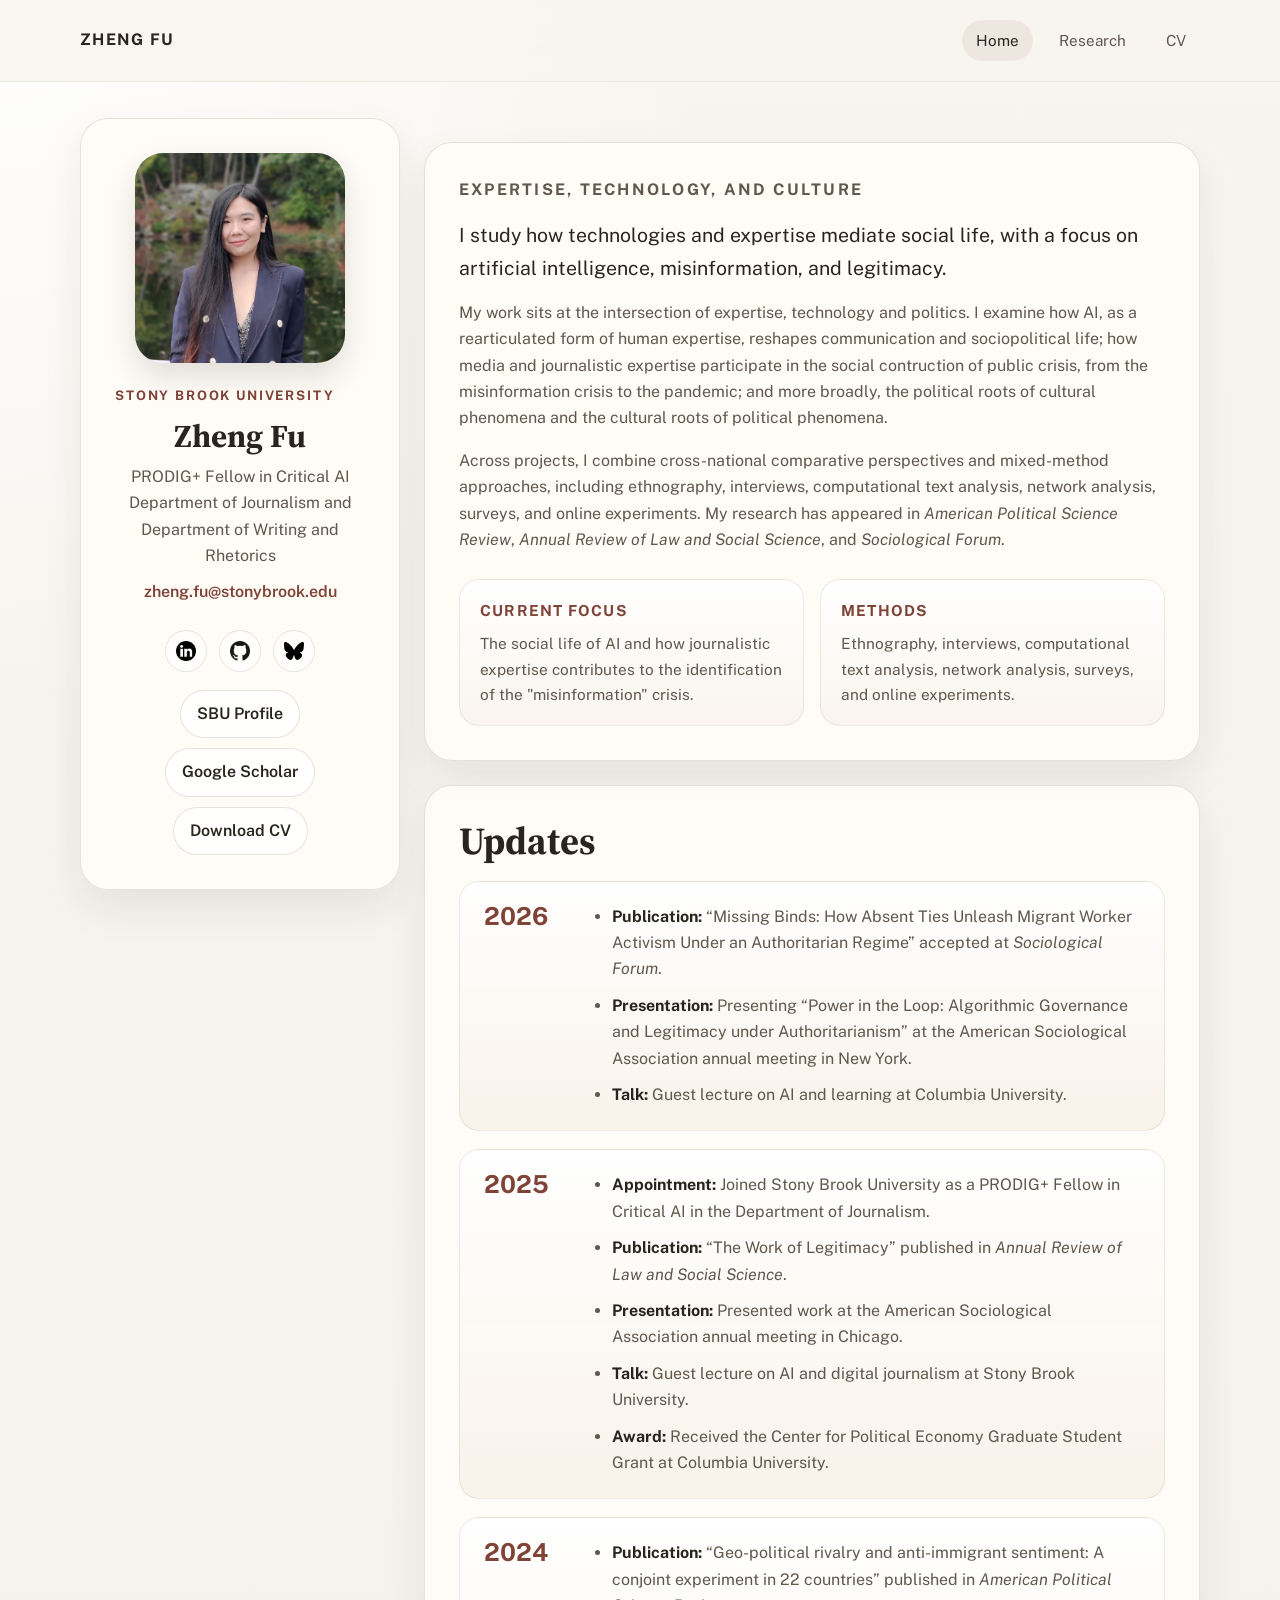
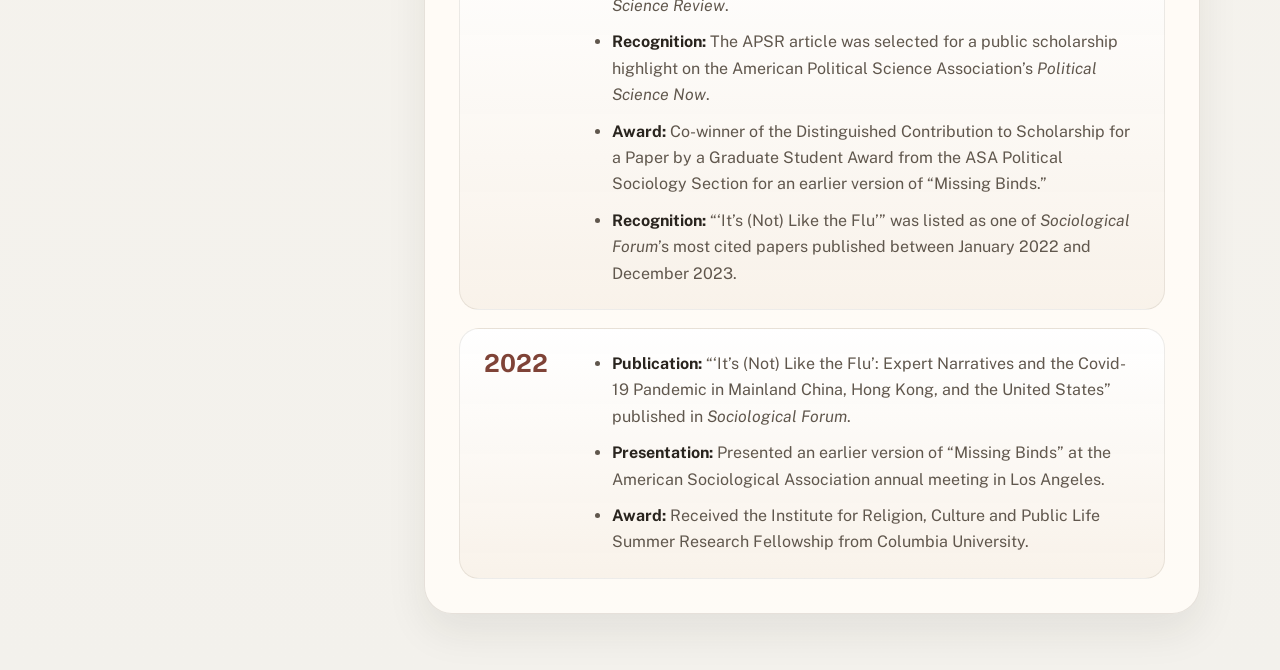
<file: index.html>
<!DOCTYPE html>
<html lang="en">
<head>
    <meta charset="UTF-8">
    <meta name="viewport" content="width=device-width, initial-scale=1.0">
    <title>Zheng Fu | Home</title>
    <link rel="stylesheet" href="styles.css">
</head>
<body>
    <header class="site-header">
        <div class="header-inner">
            <p class="site-name">Zheng Fu</p>
            <nav class="site-nav" aria-label="Primary">
                <a class="active" href="index.html">Home</a>
                <a href="research.html">Research</a>
                <a href="cv.html">CV</a>
            </nav>
        </div>
    </header>

    <main class="page">
        <section class="hero-grid">
            <aside class="profile-card surface">
                <img class="profile-photo" src="images/profile-picture.jpeg" alt="Portrait of Zheng Fu">
                <p class="eyebrow">Stony Brook University</p>
                <h2>Zheng Fu</h2>
                <p class="profile-role">PRODIG+ Fellow in Critical AI<br>Department of Journalism and Department of Writing and Rhetorics</p>
                <p class="profile-contact"><a href="mailto:zheng.fu@stonybrook.edu">zheng.fu@stonybrook.edu</a></p>

                <div class="social-icons" aria-label="Social links">
                    <a href="https://linkedin.com/in/zheng-fu-533bb480" target="_blank" rel="noreferrer" aria-label="LinkedIn">
                        <img src="icons/linkedin-icon.png" alt="LinkedIn">
                    </a>

                    <a href="https://github.com/fuzheng10" target="_blank" rel="noreferrer" aria-label="GitHub">
                        <img src="icons/github-icon.png" alt="GitHub">
                    </a>

                    <a href="https://bsky.app/profile/fuzheng.bsky.social" target="_blank" rel="noreferrer" aria-label="Bluesky">
                        <img src="icons/bluesky-icon.svg" alt="Bluesky">
                    </a>
                </div>

                <div class="link-pills">
                    <a class="link-pill" href="https://www.stonybrook.edu/commcms/journalism/about/ZhengFu" target="_blank" rel="noreferrer">SBU Profile</a>
                    <a class="link-pill" href="https://scholar.google.com/citations?user=XkeaHFQAAAAJ&amp;hl=en" target="_blank" rel="noreferrer">Google Scholar</a>
                    <a class="link-pill" href="documents/FuZhengCVwebsite.pdf" target="_blank" rel="noreferrer">Download CV</a>
                </div>
            </aside>

            <div class="content-stack">
                <section class="hero-copy surface">
                    <p class="eyebrow">Expertise, Technology, and Culture</p>
                    
                    <p class="lede">
                        I study how technologies and expertise mediate social life, with a focus on artificial intelligence, misinformation, and legitimacy.
                    </p>
                    <p>
                        My work sits at the intersection of expertise, technology and politics. I examine how AI, as a rearticulated form of human expertise, reshapes communication and sociopolitical life; how media and journalistic expertise participate in the social contruction of public crisis, from the misinformation crisis to the pandemic; and more broadly, the political roots of cultural phenomena and the cultural roots of political phenomena.
                    </p>
                    <p>
                        Across projects, I combine cross-national comparative perspectives and mixed-method approaches, including ethnography, interviews, computational text analysis, network analysis, surveys, and online experiments. My research has appeared in <em>American Political Science Review</em>, <em>Annual Review of Law and Social Science</em>, and <em>Sociological Forum</em>.
                    </p>

                    <div class="hero-highlights">
                        <article class="highlight-card">
                            <h3>Current Focus</h3>
                            <p>The social life of AI and how journalistic expertise contributes to the identification of the "misinformation" crisis.</p>
                        </article>
                        <article class="highlight-card">
                            <h3>Methods</h3>
                            <p>Ethnography, interviews, computational text analysis, network analysis, surveys, and online experiments.</p>
                        </article>
                    </div>
                </section>

                <section class="section-card surface">
                    <div class="section-heading">
                        <h2>Updates</h2>
                        
                    </div>

                    <div class="timeline">
                        <article class="timeline-year">
                            <h3>2026</h3>
                            <ul class="timeline-items">
                                <li><strong>Publication:</strong> “Missing Binds: How Absent Ties Unleash Migrant Worker Activism Under an Authoritarian Regime” accepted at <em>Sociological Forum</em>.</li>
                                <li><strong>Presentation:</strong> Presenting “Power in the Loop: Algorithmic Governance and Legitimacy under Authoritarianism” at the American Sociological Association annual meeting in New York.</li>
                                <li><strong>Talk:</strong> Guest lecture on AI and learning at Columbia University.</li>
                            </ul>
                        </article>

                        <article class="timeline-year">
                            <h3>2025</h3>
                            <ul class="timeline-items">
                                <li><strong>Appointment:</strong> Joined Stony Brook University as a PRODIG+ Fellow in Critical AI in the Department of Journalism.</li>
                                <li><strong>Publication:</strong> “The Work of Legitimacy” published in <em>Annual Review of Law and Social Science</em>.</li>
                                <li><strong>Presentation:</strong> Presented work at the American Sociological Association annual meeting in Chicago.</li>
                                <li><strong>Talk:</strong> Guest lecture on AI and digital journalism at Stony Brook University.</li>
                                <li><strong>Award:</strong> Received the Center for Political Economy Graduate Student Grant at Columbia University.</li>
                            </ul>
                        </article>

                        <article class="timeline-year">
                            <h3>2024</h3>
                            <ul class="timeline-items">
                                <li><strong>Publication:</strong> “Geo-political rivalry and anti-immigrant sentiment: A conjoint experiment in 22 countries” published in <em>American Political Science Review</em>.</li>
                                <li><strong>Recognition:</strong> The APSR article was selected for a public scholarship highlight on the American Political Science Association’s <em>Political Science Now</em>.</li>
                                <li><strong>Award:</strong> Co-winner of the Distinguished Contribution to Scholarship for a Paper by a Graduate Student Award from the ASA Political Sociology Section for an earlier version of “Missing Binds.”</li>
                                <li><strong>Recognition:</strong> “‘It’s (Not) Like the Flu’” was listed as one of <em>Sociological Forum</em>’s most cited papers published between January 2022 and December 2023.</li>
                            </ul>
                        </article>

                        <article class="timeline-year">
                            <h3>2022</h3>
                            <ul class="timeline-items">
                                <li><strong>Publication:</strong> “‘It’s (Not) Like the Flu’: Expert Narratives and the Covid-19 Pandemic in Mainland China, Hong Kong, and the United States” published in <em>Sociological Forum</em>.</li>
                                <li><strong>Presentation:</strong> Presented an earlier version of “Missing Binds” at the American Sociological Association annual meeting in Los Angeles.</li>
                                <li><strong>Award:</strong> Received the Institute for Religion, Culture and Public Life Summer Research Fellowship from Columbia University.</li>
                            </ul>
                        </article>
                    </div>
                </section>
            </div>
        </section>
    </main>
</body>
</html>
</file>
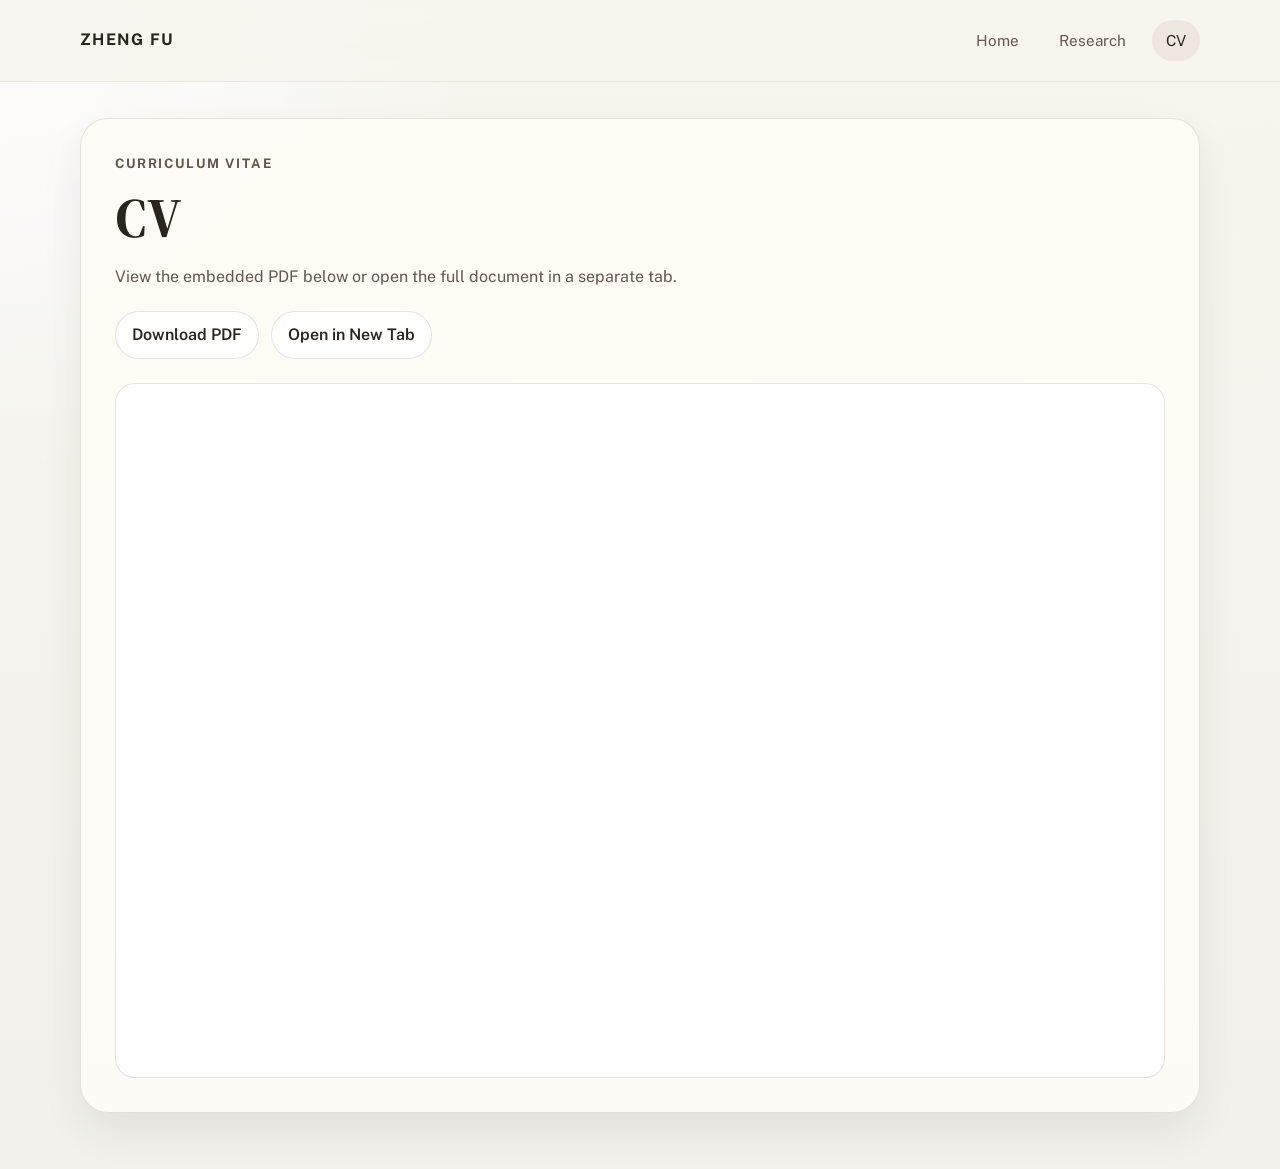
<file: cv.html>
<!DOCTYPE html>
<html lang="en">
<head>
    <meta charset="UTF-8">
    <meta name="viewport" content="width=device-width, initial-scale=1.0">
    <title>Zheng Fu | CV</title>
    <link rel="stylesheet" href="styles.css">
</head>
<body>
    <header class="site-header">
        <div class="header-inner">
            <p class="site-name">Zheng Fu</p>
            <nav class="site-nav" aria-label="Primary">
                <a href="index.html">Home</a>
                <a href="research.html">Research</a>
                <a class="active" href="cv.html">CV</a>
            </nav>
        </div>
    </header>

    <main class="page">
        <section class="cv-card surface">
            <p class="eyebrow">Curriculum Vitae</p>
            <h1>CV</h1>
            <p>View the embedded PDF below or open the full document in a separate tab.</p>
            <div class="cv-actions">
                <a class="download-link" href="documents/FuZhengCVwebsite.pdf" download>Download PDF</a>
                <a class="link-pill" href="documents/FuZhengCVwebsite.pdf" target="_blank" rel="noreferrer">Open in New Tab</a>
            </div>
            <div class="pdf-viewer">
                <iframe src="documents/FuZhengCVwebsite.pdf" title="Curriculum Vitae"></iframe>
            </div>
        </section>
    </main>
</body>
</html>
</file>
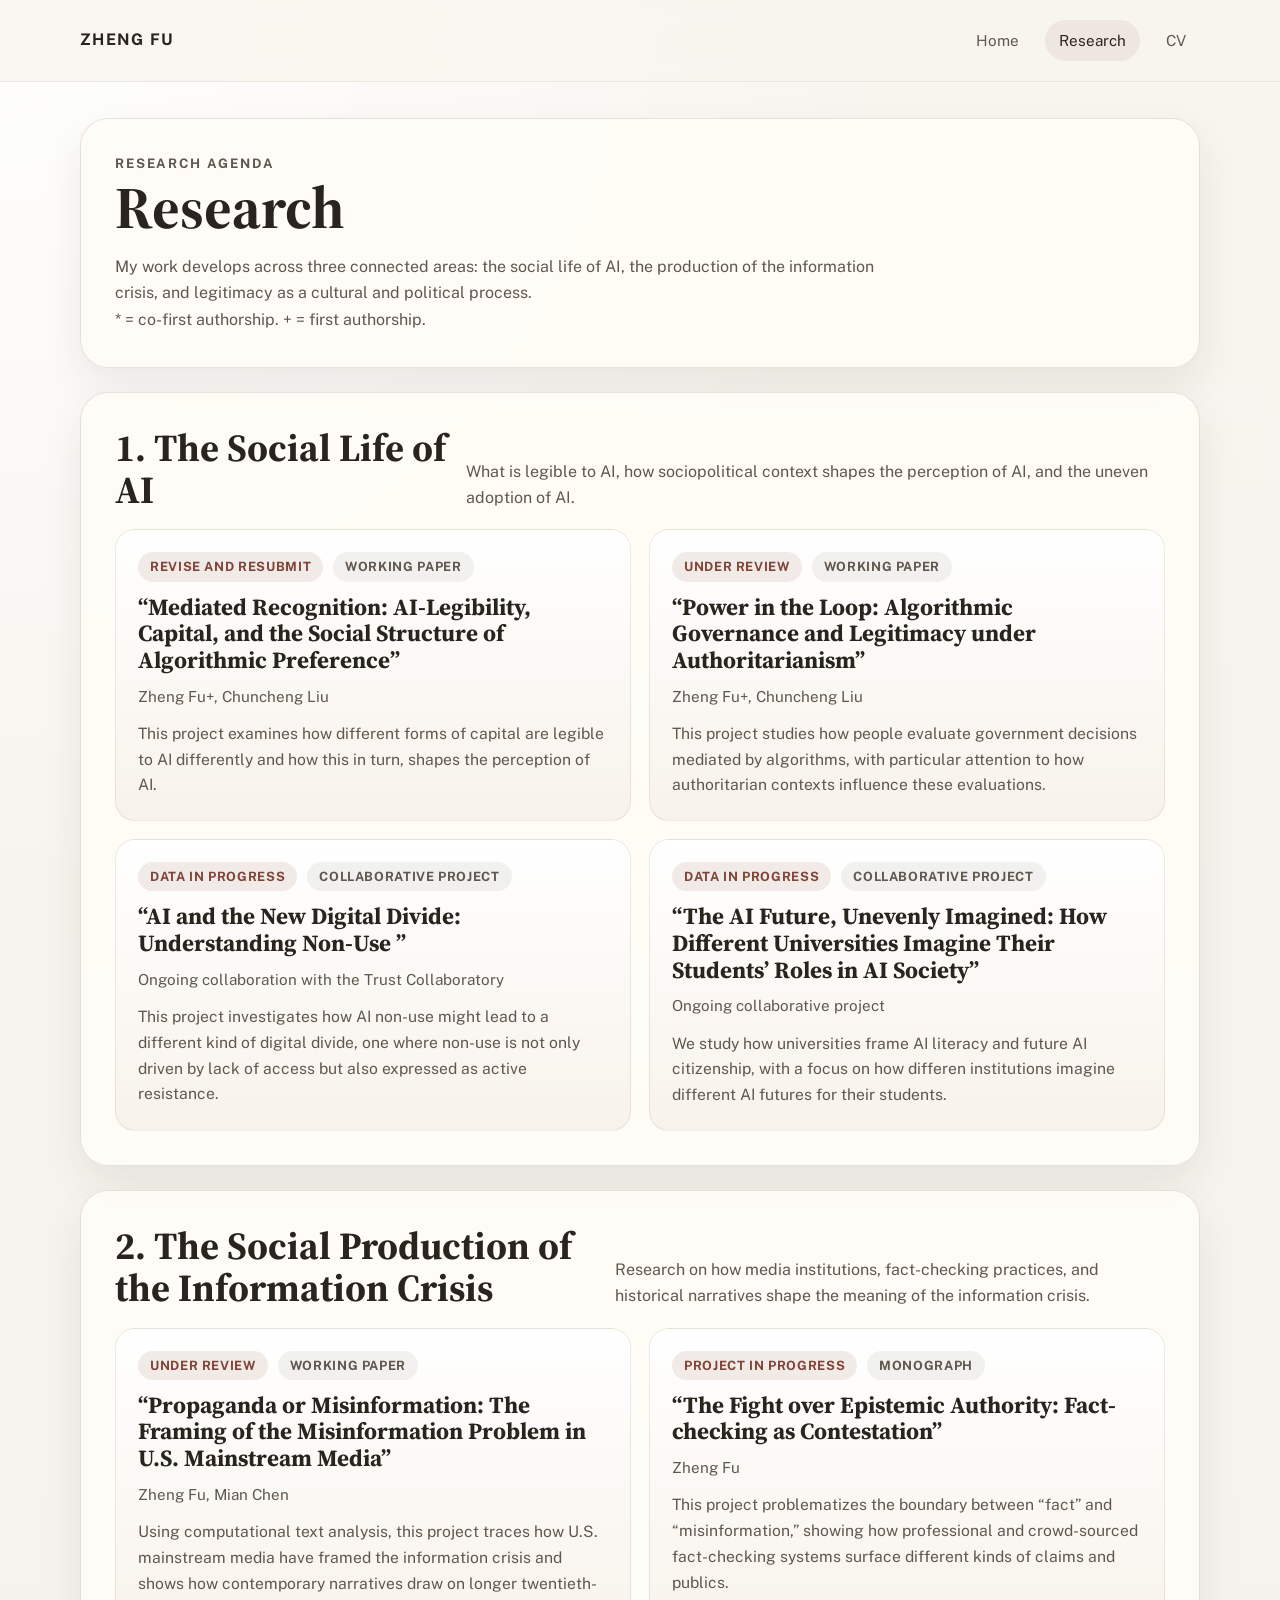
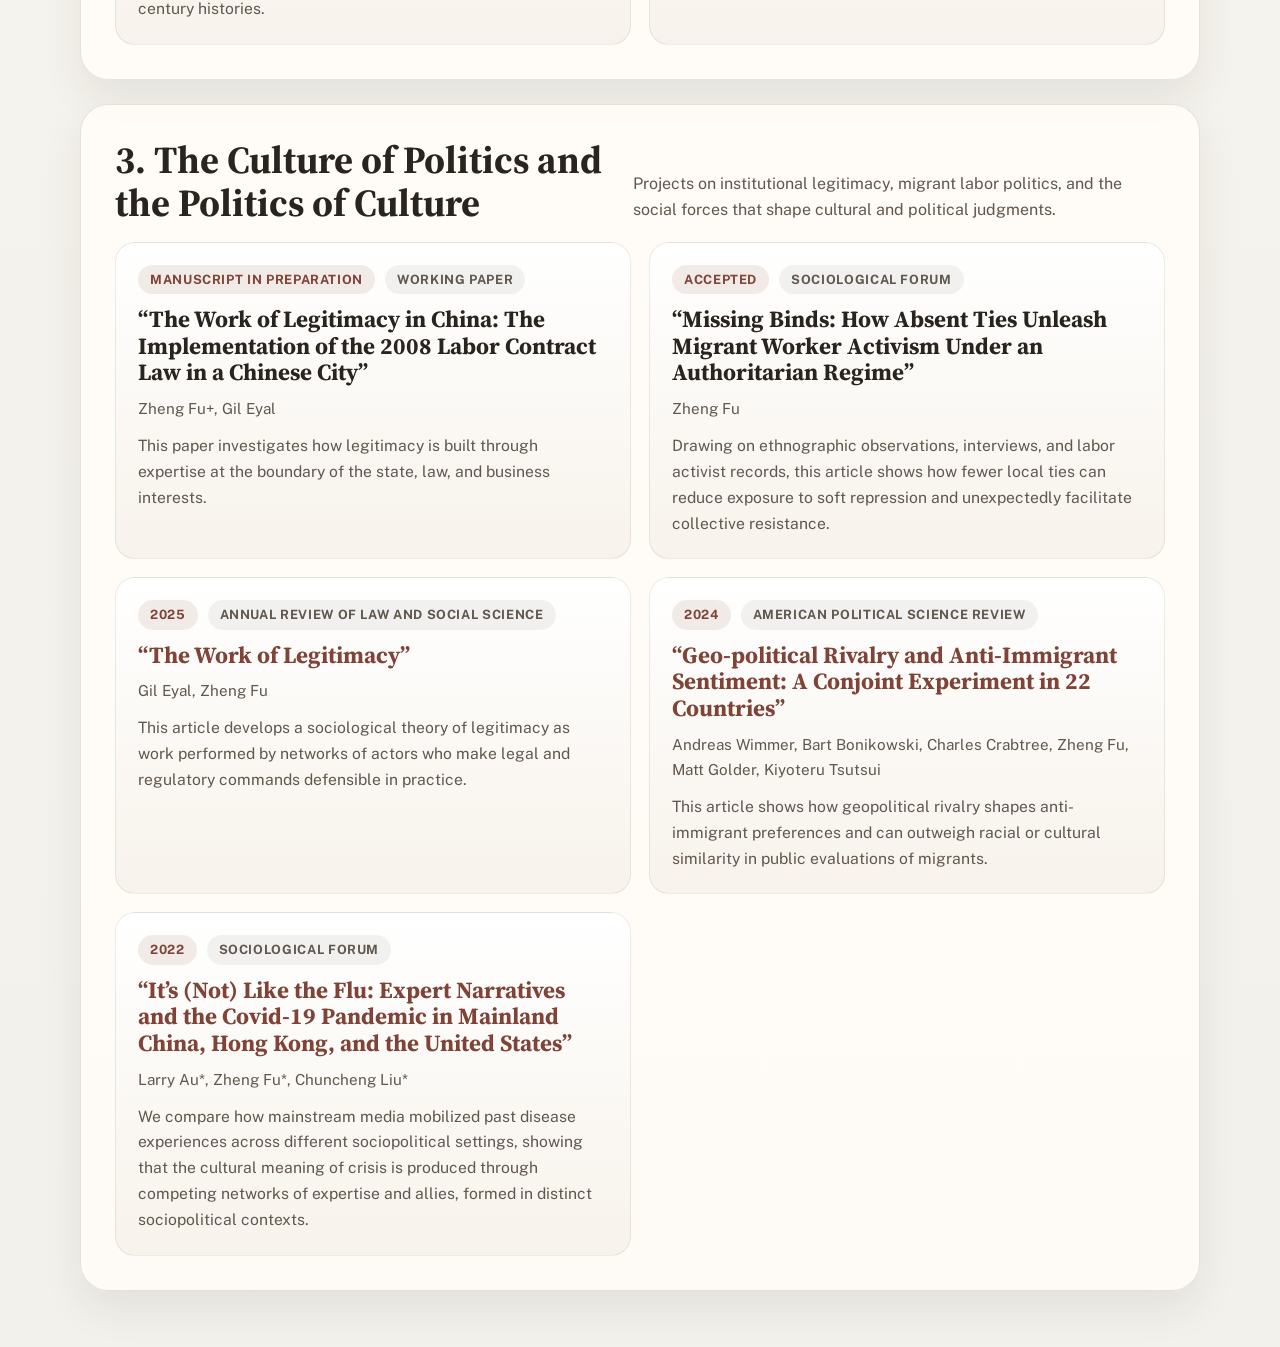
<file: research.html>
<!DOCTYPE html>
<html lang="en">
<head>
    <meta charset="UTF-8">
    <meta name="viewport" content="width=device-width, initial-scale=1.0">
    <title>Zheng Fu | Research</title>
    <link rel="stylesheet" href="styles.css">
</head>
<body>
    <header class="site-header">
        <div class="header-inner">
            <p class="site-name">Zheng Fu</p>
            <nav class="site-nav" aria-label="Primary">
                <a href="index.html">Home</a>
                <a class="active" href="research.html">Research</a>
                <a href="cv.html">CV</a>
            </nav>
        </div>
    </header>

    <main class="page">
        <section class="page-intro surface">
            <p class="eyebrow">Research Agenda</p>
            <h1>Research</h1>
            <p>
                My work develops across three connected areas: the social life of AI, the production of the information crisis, and legitimacy as a cultural and political process. 
            </p>
            <p class="section-intro">* = co-first authorship. + = first authorship.</p>
        </section>

        <div class="research-sections">
            <section class="section-card surface">
                <div class="section-heading">
                    <h2>1. The Social Life of AI</h2>
                    <p>What is legible to AI, how sociopolitical context shapes the perception of AI, and the uneven adoption of AI.</p>
                </div>
                <div class="research-grid">
                    <article class="research-card">
                        <div class="status-row">
                            <span class="status">Revise and Resubmit</span>
                            <span class="category-tag">Working Paper</span>
                        </div>
                        <h3>“Mediated Recognition: AI-Legibility, Capital, and the Social Structure of Algorithmic Preference”</h3>
                        <p class="card-meta">Zheng Fu+, Chuncheng Liu</p>
                        <p class="card-copy">This project examines how different forms of capital are legible to AI differently and how this in turn, shapes the perception of AI.</p>
                    </article>

                    <article class="research-card">
                        <div class="status-row">
                            <span class="status">Under Review</span>
                            <span class="category-tag">Working Paper</span>
                        </div>
                        <h3>“Power in the Loop: Algorithmic Governance and Legitimacy under Authoritarianism”</h3>
                        <p class="card-meta">Zheng Fu+, Chuncheng Liu</p>
                        <p class="card-copy">This project studies how people evaluate government decisions mediated by algorithms, with particular attention to how authoritarian contexts influence these evaluations.</p>
                    </article>

                    <article class="research-card">
                        <div class="status-row">
                            <span class="status">Data in Progress</span>
                            <span class="category-tag">Collaborative Project</span>
                        </div>
                        <h3>“AI and the New Digital Divide: Understanding Non-Use ”</h3>
                        <p class="card-meta">Ongoing collaboration with the Trust Collaboratory</p>
                        <p class="card-copy">This project investigates how AI non-use might lead to a different kind of digital divide, one where non-use is not only driven by lack of access but also expressed as active resistance.</p>
                    </article>

                    <article class="research-card">
                        <div class="status-row">
                            <span class="status">Data in Progress</span>
                            <span class="category-tag">Collaborative Project</span>
                        </div>
                        <h3>“The AI Future, Unevenly Imagined: How Different Universities Imagine Their Students’ Roles in AI Society”</h3>
                        <p class="card-meta">Ongoing collaborative project</p>
                        <p class="card-copy">We study how universities frame AI literacy and future AI citizenship, with a focus on how differen institutions imagine different AI futures for their students.</p>
                    </article>
                </div>
            </section>

            <section class="section-card surface">
                <div class="section-heading">
                    <h2>2. The Social Production of the Information Crisis</h2>
                    <p>Research on how media institutions, fact-checking practices, and historical narratives shape the meaning of the information crisis.</p>
                </div>
                <div class="research-grid">
                    <article class="research-card">
                        <div class="status-row">
                            <span class="status">Under Review</span>
                            <span class="category-tag">Working Paper</span>
                        </div>
                        <h3>“Propaganda or Misinformation: The Framing of the Misinformation Problem in U.S. Mainstream Media”</h3>
                        <p class="card-meta">Zheng Fu, Mian Chen</p>
                        <p class="card-copy">Using computational text analysis, this project traces how U.S. mainstream media have framed the information crisis and shows how contemporary narratives draw on longer twentieth-century histories.</p>
                    </article>

                    <article class="research-card">
                        <div class="status-row">
                            <span class="status">Project in Progress</span>
                            <span class="category-tag">Monograph</span>
                        </div>
                        <h3>“The Fight over Epistemic Authority: Fact-checking as Contestation”</h3>
                        <p class="card-meta">Zheng Fu</p>
                        <p class="card-copy">This project problematizes the boundary between “fact” and “misinformation,” showing how professional and crowd-sourced fact-checking systems surface different kinds of claims and publics.</p>
                    </article>
                </div>
            </section>

            <section class="section-card surface">
                <div class="section-heading">
                    <h2>3. The Culture of Politics and the Politics of Culture</h2>
                    <p>Projects on institutional legitimacy, migrant labor politics, and the social forces that shape cultural and political judgments.</p>
                </div>
                <div class="research-grid">
                    <article class="research-card">
                        <div class="status-row">
                            <span class="status">Manuscript in Preparation</span>
                            <span class="category-tag">Working Paper</span>
                        </div>
                        <h3>“The Work of Legitimacy in China: The Implementation of the 2008 Labor Contract Law in a Chinese City”</h3>
                        <p class="card-meta">Zheng Fu+, Gil Eyal</p>
                        <p class="card-copy">This paper investigates how legitimacy is built through expertise at the boundary of the state, law, and business interests.</p>
                    </article>

                    <article class="research-card">
                        <div class="status-row">
                            <span class="status">Accepted</span>
                            <span class="category-tag">Sociological Forum</span>
                        </div>
                        <h3>“Missing Binds: How Absent Ties Unleash Migrant Worker Activism Under an Authoritarian Regime”</h3>
                        <p class="card-meta">Zheng Fu</p>
                        <p class="card-copy">Drawing on ethnographic observations, interviews, and labor activist records, this article shows how fewer local ties can reduce exposure to soft repression and unexpectedly facilitate collective resistance.</p>
                    </article>

                    <article class="research-card">
                        <div class="status-row">
                            <span class="status">2025</span>
                            <span class="category-tag">Annual Review of Law and Social Science</span>
                        </div>
                        <h3><a href="https://doi.org/10.1146/annurev-lawsocsci-062124-122722" target="_blank" rel="noreferrer">“The Work of Legitimacy”</a></h3>
                        <p class="card-meta">Gil Eyal, Zheng Fu</p>
                        <p class="card-copy">This article develops a sociological theory of legitimacy as work performed by networks of actors who make legal and regulatory commands defensible in practice.</p>
                    </article>

                    <article class="research-card">
                        <div class="status-row">
                            <span class="status">2024</span>
                            <span class="category-tag">American Political Science Review</span>
                        </div>
                        <h3><a href="https://doi.org/10.1017/S0003055424000753" target="_blank" rel="noreferrer">“Geo-political Rivalry and Anti-Immigrant Sentiment: A Conjoint Experiment in 22 Countries”</a></h3>
                        <p class="card-meta">Andreas Wimmer, Bart Bonikowski, Charles Crabtree, Zheng Fu, Matt Golder, Kiyoteru Tsutsui</p>
                        <p class="card-copy">This article shows how geopolitical rivalry shapes anti-immigrant preferences and can outweigh racial or cultural similarity in public evaluations of migrants.</p>
                    </article>

                    <article class="research-card">
                        <div class="status-row">
                            <span class="status">2022</span>
                            <span class="category-tag">Sociological Forum</span>
                        </div>
                        <h3><a href="https://onlinelibrary.wiley.com/doi/full/10.1111/socf.12819" target="_blank" rel="noreferrer">“It’s (Not) Like the Flu: Expert Narratives and the Covid-19 Pandemic in Mainland China, Hong Kong, and the United States”</a></h3>
                        <p class="card-meta">Larry Au*, Zheng Fu*, Chuncheng Liu*</p>
                        <p class="card-copy">We compare how mainstream media mobilized past disease experiences across different sociopolitical settings, showing that the cultural meaning of crisis is produced through competing networks of expertise and allies, formed in distinct sociopolitical contexts.</p>
                    </article>
                </div>
            </section>
        </div>
    </main>
</body>
</html>
</file>
<file: styles.css>
@import url('https://fonts.googleapis.com/css2?family=Public+Sans:wght@400;500;600;700&family=Source+Serif+4:wght@400;600;700&display=swap');

:root {
    --bg: #f3f1ec;
    --bg-accent: #ebe5dc;
    --surface: rgba(255, 252, 247, 0.92);
    --surface-strong: #fffdf9;
    --border: rgba(78, 67, 54, 0.14);
    --border-strong: rgba(78, 67, 54, 0.24);
    --text: #29241e;
    --muted: #60574d;
    --accent: #7f4337;
    --accent-soft: rgba(127, 67, 55, 0.1);
    --shadow: 0 18px 40px rgba(41, 36, 30, 0.08);
    --radius-lg: 28px;
    --radius-md: 20px;
    --radius-sm: 999px;
    --page-width: min(1120px, calc(100vw - 32px));
}

*,
*::before,
*::after {
    box-sizing: border-box;
}

html {
    scroll-behavior: smooth;
}

body {
    margin: 0;
    min-width: 320px;
    color: var(--text);
    font-family: 'Public Sans', sans-serif;
    line-height: 1.65;
    background:
        radial-gradient(circle at top left, rgba(255, 255, 255, 0.92), transparent 28%),
        linear-gradient(180deg, #f8f5ef 0%, var(--bg) 100%);
}

img,
iframe {
    max-width: 100%;
}

a {
    color: var(--accent);
    text-decoration: none;
}

a:hover {
    text-decoration: underline;
}

.site-header {
    position: sticky;
    top: 0;
    z-index: 20;
    backdrop-filter: blur(14px);
    background: rgba(248, 245, 239, 0.86);
    border-bottom: 1px solid rgba(78, 67, 54, 0.08);
}

.header-inner,
.page {
    width: var(--page-width);
    margin: 0 auto;
}

.header-inner {
    display: flex;
    align-items: center;
    justify-content: space-between;
    gap: 20px;
    padding: 20px 0;
}

.site-name {
    margin: 0;
    font-size: 1rem;
    font-weight: 700;
    letter-spacing: 0.08em;
    text-transform: uppercase;
    color: var(--text);
}

.site-nav {
    display: flex;
    flex-wrap: wrap;
    align-items: center;
    justify-content: flex-end;
    gap: 12px;
}

.site-nav a {
    padding: 8px 14px;
    border-radius: var(--radius-sm);
    font-size: 0.95rem;
    color: var(--muted);
    transition: background-color 0.2s ease, color 0.2s ease;
}

.site-nav a:hover,
.site-nav a.active {
    background: rgba(127, 67, 55, 0.08);
    color: var(--text);
    text-decoration: none;
}

.page {
    padding: 36px 0 56px;
}

.surface {
    background: var(--surface);
    border: 1px solid var(--border);
    border-radius: var(--radius-lg);
    box-shadow: var(--shadow);
}

.hero-grid {
    display: grid;
    grid-template-columns: minmax(250px, 320px) minmax(0, 1fr);
    gap: 24px;
    align-items: start;
}

.profile-card,
.hero-copy,
.page-intro,
.section-card,
.cv-card {
    padding: clamp(22px, 3vw, 34px);
}

.profile-card {
    position: sticky;
    top: 104px;
}

.profile-photo {
    width: clamp(160px, 32vw, 210px);
    aspect-ratio: 1;
    display: block;
    margin: 0 auto 22px;
    object-fit: cover;
    border-radius: 28px;
    box-shadow: 0 14px 30px rgba(41, 36, 30, 0.14);
}

.eyebrow {
    margin: 0 0 12px;
    font-size: 0.82rem;
    font-weight: 700;
    letter-spacing: 0.14em;
    text-transform: uppercase;
    color: var(--accent);
}

.profile-card h2,
.page-intro h1,
.section-heading h2,
.cv-card h1 {
    margin: 0;
    font-family: 'Source Serif 4', serif;
    line-height: 1.1;
    color: var(--text);
}

.profile-card h2 {
    font-size: 2rem;
    text-align: center;
}

.cv-card h1 {
    font-size: clamp(2.2rem, 5vw, 3.5rem);
    margin-bottom: 12px;
}

.profile-role,
.profile-contact,
.page-intro p,
.hero-copy p,
.card-copy,
.card-meta,
.timeline-items li,
.cv-card p {
    color: var(--muted);
}

.profile-role,
.profile-contact {
    text-align: center;
    margin: 10px 0 0;
}

.profile-contact a {
    font-weight: 600;
}

.social-icons {
    display: flex;
    flex-wrap: wrap;
    justify-content: center;
    gap: 12px;
    margin: 24px 0 18px;
}

.social-icons a {
    width: 42px;
    height: 42px;
    display: inline-flex;
    align-items: center;
    justify-content: center;
    border-radius: 50%;
    border: 1px solid var(--border);
    background: rgba(255, 255, 255, 0.82);
    transition: transform 0.2s ease, border-color 0.2s ease;
}

.social-icons a:hover {
    transform: translateY(-2px);
    border-color: var(--border-strong);
    text-decoration: none;
}

.social-icons img {
    width: 20px;
    height: 20px;
    object-fit: contain;
}

.link-pills {
    display: flex;
    flex-wrap: wrap;
    gap: 10px;
    justify-content: center;
}

.link-pill,
.download-link {
    display: inline-flex;
    align-items: center;
    justify-content: center;
    min-height: 40px;
    padding: 10px 16px;
    border-radius: var(--radius-sm);
    border: 1px solid var(--border);
    background: rgba(255, 255, 255, 0.86);
    color: var(--text);
    font-weight: 600;
    transition: transform 0.2s ease, background-color 0.2s ease, border-color 0.2s ease;
}

.link-pill:hover,
.download-link:hover {
    transform: translateY(-1px);
    border-color: var(--border-strong);
    background: var(--surface-strong);
    text-decoration: none;
}

.hero-copy h1 {
    margin: 0 0 16px;
    font-family: 'Source Serif 4', serif;
    font-size: clamp(2.3rem, 5vw, 4.2rem);
    line-height: 0.98;
}

.hero-copy .lede {
    font-size: clamp(1.05rem, 2vw, 1.22rem);
    color: var(--text);
}

.hero-copy p {
    margin: 0 0 16px;
    font-size: 1rem;
}

.hero-highlights {
    display: grid;
    grid-template-columns: repeat(2, minmax(0, 1fr));
    gap: 16px;
    margin-top: 26px;
}

.highlight-card {
    padding: 18px 20px;
    border-radius: var(--radius-md);
    background: linear-gradient(180deg, rgba(255, 255, 255, 0.92), rgba(249, 244, 236, 0.92));
    border: 1px solid rgba(78, 67, 54, 0.1);
}

.highlight-card h3 {
    margin: 0 0 8px;
    font-size: 0.95rem;
    letter-spacing: 0.08em;
    text-transform: uppercase;
    color: var(--accent);
}

.highlight-card p {
    margin: 0;
    font-size: 0.96rem;
}

.content-stack {
    display: grid;
    gap: 24px;
    margin-top: 24px;
}

.section-heading {
    display: flex;
    align-items: end;
    justify-content: space-between;
    gap: 18px;
    margin-bottom: 18px;
}

.section-heading h2 {
    font-size: clamp(1.8rem, 3vw, 2.4rem);
}

.section-heading p,
.section-intro {
    margin: 0;
    max-width: 720px;
    color: var(--muted);
}

.timeline {
    display: grid;
    gap: 18px;
}

.timeline-year {
    display: grid;
    grid-template-columns: 92px minmax(0, 1fr);
    gap: 18px;
    padding: 22px 24px;
    border-radius: var(--radius-md);
    background: linear-gradient(180deg, rgba(255, 255, 255, 0.94), rgba(248, 241, 232, 0.92));
    border: 1px solid rgba(78, 67, 54, 0.1);
}

.timeline-year h3 {
    margin: 0;
    font-size: 1.55rem;
    line-height: 1;
    color: var(--accent);
}

.timeline-items {
    margin: 0;
    padding-left: 18px;
}

.timeline-items li + li {
    margin-top: 10px;
}

.timeline-items strong {
    color: var(--text);
}

.page-intro h1 {
    font-size: clamp(2.2rem, 5vw, 3.7rem);
    margin-bottom: 14px;
}

.page-intro p {
    margin: 0;
    max-width: 760px;
}

.research-sections {
    display: grid;
    gap: 24px;
    margin-top: 24px;
}

.research-grid {
    display: grid;
    grid-template-columns: repeat(2, minmax(0, 1fr));
    gap: 18px;
}

.research-card {
    height: 100%;
    padding: 22px;
    border-radius: var(--radius-md);
    background: linear-gradient(180deg, rgba(255, 255, 255, 0.94), rgba(247, 242, 234, 0.94));
    border: 1px solid rgba(78, 67, 54, 0.1);
}

.research-card h3 {
    margin: 12px 0 10px;
    font-family: 'Source Serif 4', serif;
    font-size: 1.45rem;
    line-height: 1.15;
}

.card-meta {
    margin: 0;
    font-size: 0.95rem;
}

.card-copy {
    margin: 12px 0 0;
    font-size: 0.98rem;
}

.status-row {
    display: flex;
    flex-wrap: wrap;
    gap: 10px;
    align-items: center;
}

.status,
.category-tag {
    display: inline-flex;
    align-items: center;
    min-height: 28px;
    padding: 4px 12px;
    border-radius: var(--radius-sm);
    font-size: 0.8rem;
    font-weight: 700;
    letter-spacing: 0.05em;
    text-transform: uppercase;
}

.status {
    background: var(--accent-soft);
    color: var(--accent);
}

.category-tag {
    background: rgba(41, 36, 30, 0.06);
    color: var(--muted);
}

.cv-actions {
    display: flex;
    flex-wrap: wrap;
    gap: 12px;
    margin-top: 20px;
}

.pdf-viewer {
    margin-top: 24px;
    border-radius: var(--radius-md);
    overflow: hidden;
    border: 1px solid var(--border);
    background: #ffffff;
    min-height: min(76vh, 980px);
}

.pdf-viewer iframe {
    width: 100%;
    min-height: min(76vh, 980px);
    border: 0;
}

@media (max-width: 960px) {
    .hero-grid,
    .research-grid,
    .timeline-year {
        grid-template-columns: 1fr;
    }

    .profile-card {
        position: static;
    }
}

@media (max-width: 700px) {
    .header-inner {
        flex-direction: column;
        align-items: flex-start;
    }

    .site-nav {
        justify-content: flex-start;
    }

    .hero-highlights {
        grid-template-columns: 1fr;
    }

    .page {
        padding-top: 24px;
    }

    .timeline-year,
    .research-card,
    .profile-card,
    .hero-copy,
    .page-intro,
    .section-card,
    .cv-card {
        padding: 20px;
    }
}
</file>
